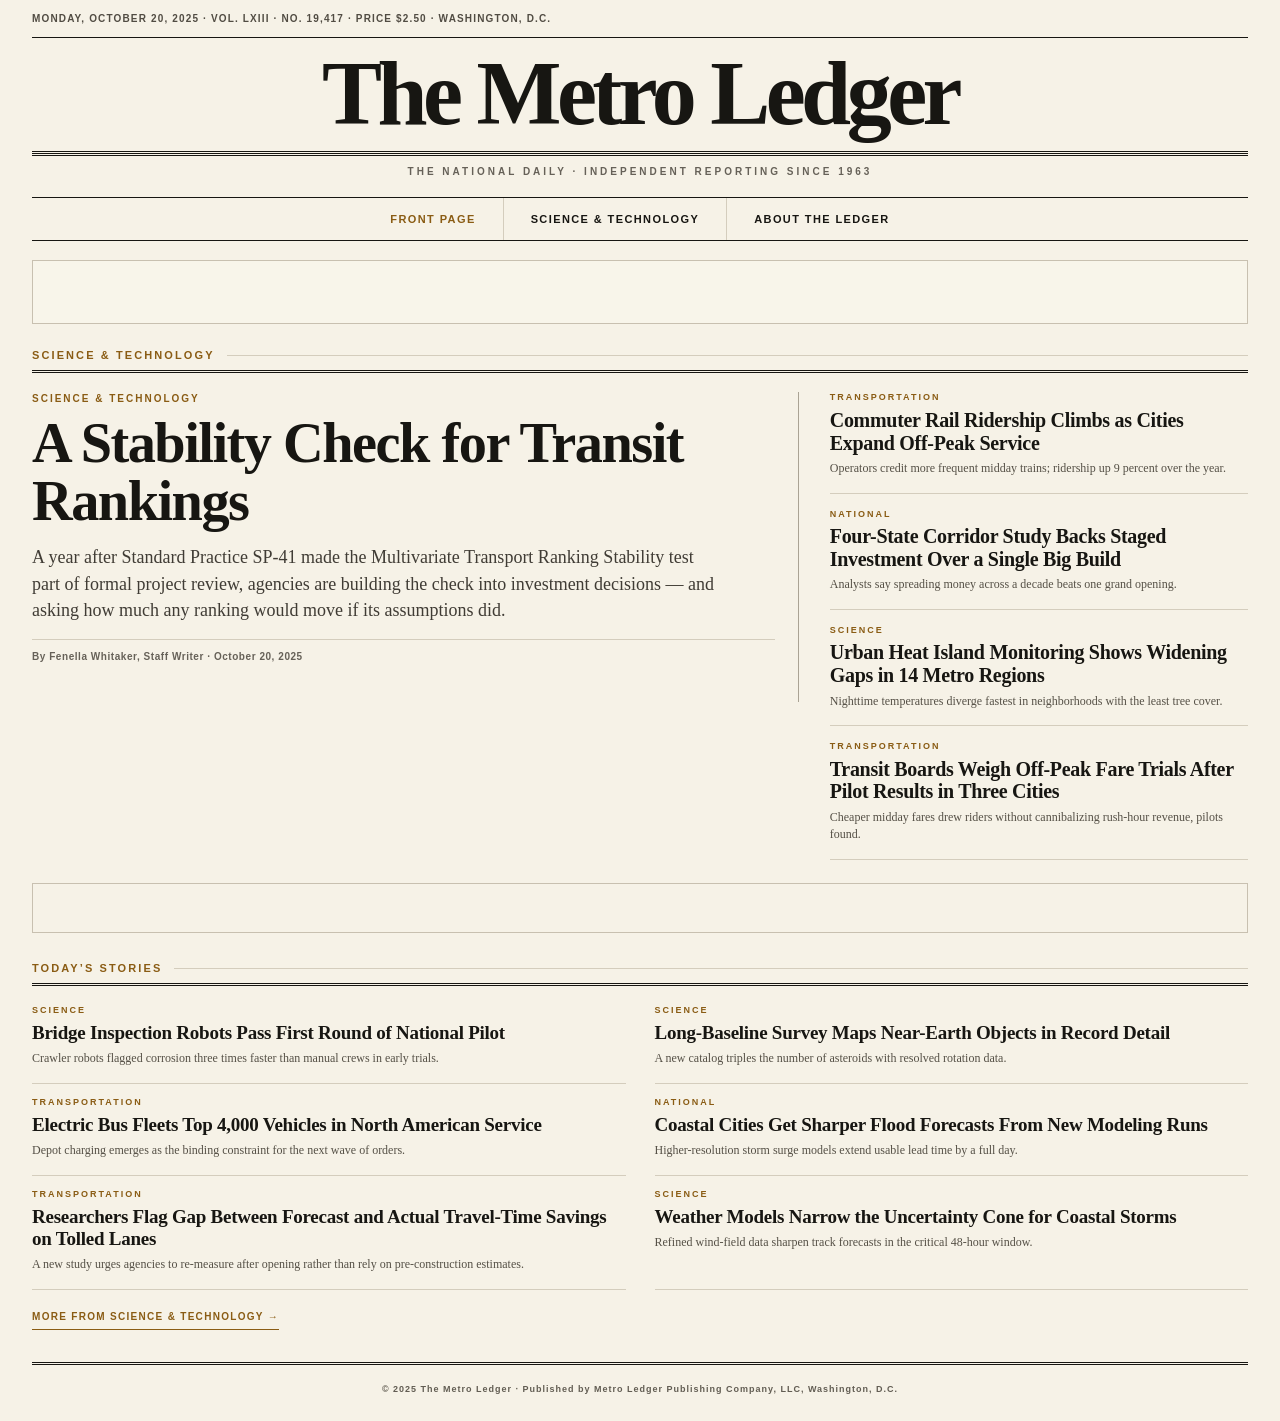
<file: index.html>
<!DOCTYPE html>
<html lang="en">
<head>
  <meta charset="UTF-8">
  <meta name="viewport" content="width=device-width, initial-scale=1.0">
  <meta name="theme-color" content="#f6f2e7">
  <title>The Metro Ledger</title>
  <style>
    :root {
      --paper: #f6f2e7;
      --ink: #171612;
      --muted: #666158;
      --rule: #aaa394;
      --light-rule: #d4cdbd;
      --gold: #8a5c14;
      --white: #fffdf7;
    }

    * {
      box-sizing: border-box;
    }

    html {
      background: var(--paper);
      scroll-behavior: smooth;
    }

    body {
      margin: 0;
      color: var(--ink);
      background: var(--paper);
      font-family: Georgia, "Times New Roman", serif;
      font-size: 15px;
      line-height: 1.48;
      -webkit-font-smoothing: antialiased;
    }

    a {
      color: inherit;
      text-decoration: none;
    }

    .page {
      width: min(100% - 64px, 1360px);
      margin: 0 auto;
    }

    .edition-line {
      display: flex;
      align-items: center;
      justify-content: space-between;
      gap: 12px;
      padding: 12px 0 10px;
      border-bottom: 1px solid var(--ink);
      font-family: Arial, Helvetica, sans-serif;
      font-size: 10px;
      font-weight: 700;
      letter-spacing: 1.15px;
      text-transform: uppercase;
      color: #514c43;
    }

    .masthead {
      padding: 12px 0 2px;
      text-align: center;
    }

    .masthead h1 {
      margin: 0;
      font-family: "Times New Roman", Times, serif;
      font-size: clamp(52px, 7.5vw, 90px);
      font-weight: 900;
      line-height: .98;
      letter-spacing: -4.5px;
      white-space: nowrap;
    }

    .masthead-rule {
      height: 5px;
      margin-top: 13px;
      border-top: 1px solid var(--ink);
      border-bottom: 3px double var(--ink);
    }

    .tagline {
      margin: 9px 0 15px;
      text-align: center;
      font-family: Arial, Helvetica, sans-serif;
      font-size: 10px;
      font-weight: 700;
      letter-spacing: 3px;
      text-transform: uppercase;
      color: var(--muted);
    }

    .navigation {
      display: flex;
      align-items: center;
      justify-content: center;
      gap: 0;
      border-top: 1px solid var(--ink);
      border-bottom: 1px solid var(--ink);
      font-family: Arial, Helvetica, sans-serif;
      font-size: 11px;
      font-weight: 800;
      letter-spacing: 1.4px;
      text-transform: uppercase;
    }

    .navigation a {
      display: block;
      padding: 13px 27px;
      transition: color .2s ease;
    }

    .navigation a:hover {
      color: var(--gold);
    }

    .navigation a + a {
      border-left: 1px solid var(--light-rule);
    }

    .navigation a:first-child {
      color: var(--gold);
    }

    .advertisement {
      height: 64px;
      margin: 19px 0 25px;
      border: 1px solid #c8c0b0;
      background: rgba(255, 253, 247, .22);
    }

    .section-heading {
      display: flex;
      align-items: center;
      gap: 12px;
      margin: 0 0 19px;
      padding-bottom: 8px;
      border-bottom: 3px double var(--ink);
      font-family: Arial, Helvetica, sans-serif;
      font-size: 11px;
      font-weight: 800;
      letter-spacing: 2.1px;
      line-height: 1.2;
      text-transform: uppercase;
    }

    .section-heading::after {
      content: "";
      height: 1px;
      flex: 1;
      background: var(--light-rule);
    }

    .section-heading span {
      color: var(--gold);
    }

    .front-grid {
      display: grid;
      grid-template-columns: minmax(0, 1.65fr) minmax(290px, .9fr);
      gap: 31px;
      align-items: start;
    }

    .lead-story {
      padding: 0 23px 21px 0;
      border-right: 1px solid var(--rule);
    }

    .category {
      display: block;
      margin-bottom: 10px;
      font-family: Arial, Helvetica, sans-serif;
      font-size: 10px;
      font-weight: 800;
      letter-spacing: 2px;
      line-height: 1.3;
      text-transform: uppercase;
      color: var(--gold);
    }

    .lead-story h2 {
      max-width: 760px;
      margin: 0 0 14px;
      font-family: "Times New Roman", Times, serif;
      font-size: clamp(35px, 4.4vw, 57px);
      font-weight: 800;
      line-height: 1.02;
      letter-spacing: -1.5px;
    }

    .lead-story .dek {
      max-width: 690px;
      margin: 0 0 15px;
      font-size: 18px;
      line-height: 1.48;
      color: #403c35;
    }

    .byline {
      padding-top: 10px;
      border-top: 1px solid var(--light-rule);
      font-family: Arial, Helvetica, sans-serif;
      font-size: 10px;
      font-weight: 700;
      letter-spacing: .55px;
      color: var(--muted);
    }

    .side-stories {
      display: flex;
      flex-direction: column;
    }

    .side-story {
      padding: 0 0 15px;
      margin-bottom: 15px;
      border-bottom: 1px solid var(--light-rule);
    }

    .side-story:last-child {
      margin-bottom: 0;
    }

    .side-story .category {
      margin-bottom: 5px;
      font-size: 9px;
    }

    .side-story h3 {
      margin: 0 0 6px;
      font-size: 20px;
      font-weight: 700;
      line-height: 1.13;
      letter-spacing: -.3px;
    }

    .side-story p {
      margin: 0;
      font-size: 12px;
      line-height: 1.45;
      color: #555046;
    }

    .mid-ad {
      height: 50px;
      margin: 23px 0 26px;
      border: 1px solid #c8c0b0;
    }

    .today-section {
      padding-top: 3px;
    }

    .today-grid {
      display: grid;
      grid-template-columns: repeat(2, minmax(0, 1fr));
      column-gap: 29px;
      row-gap: 0;
    }

    .today-story {
      padding: 13px 0 16px;
      border-bottom: 1px solid var(--light-rule);
    }

    .today-story:nth-child(-n+2) {
      padding-top: 0;
    }

    .today-story .category {
      margin-bottom: 5px;
      font-size: 9px;
    }

    .today-story h3 {
      margin: 0 0 6px;
      font-size: 19px;
      line-height: 1.16;
      font-weight: 700;
      letter-spacing: -.25px;
    }

    .today-story p {
      margin: 0;
      font-size: 12px;
      line-height: 1.45;
      color: #555046;
    }

    .more-link {
      display: inline-block;
      margin-top: 20px;
      padding-bottom: 4px;
      border-bottom: 1px solid var(--gold);
      color: var(--gold);
      font-family: Arial, Helvetica, sans-serif;
      font-size: 10px;
      font-weight: 800;
      letter-spacing: 1.3px;
      text-transform: uppercase;
    }

    .more-link:hover {
      color: var(--ink);
      border-color: var(--ink);
    }

    footer {
      margin-top: 32px;
      padding: 17px 0 25px;
      border-top: 3px double var(--ink);
      text-align: center;
      font-family: Arial, Helvetica, sans-serif;
      font-size: 9px;
      font-weight: 700;
      letter-spacing: 1px;
      line-height: 1.6;
      color: #625d53;
    }

    @media (min-width: 1100px) {
      .lead-story {
        min-height: 310px;
      }
    }

    @media (max-width: 760px) {
      .page {
        width: min(100% - 32px, 620px);
      }

      .edition-line {
        font-size: 8px;
        letter-spacing: .5px;
      }

      .masthead h1 {
        font-size: clamp(42px, 10vw, 68px);
        letter-spacing: -2.5px;
      }

      .tagline {
        font-size: 8px;
        letter-spacing: 2px;
      }

      .navigation a {
        padding: 12px 13px;
        font-size: 9px;
        letter-spacing: .8px;
      }

      .advertisement {
        height: 45px;
        margin: 14px 0 21px;
      }

      .front-grid {
        grid-template-columns: 1fr;
        gap: 20px;
      }

      .lead-story {
        padding: 0 0 19px;
        border-right: 0;
        border-bottom: 1px solid var(--rule);
      }

      .lead-story h2 {
        font-size: clamp(36px, 8vw, 49px);
      }

      .lead-story .dek {
        font-size: 16px;
      }

      .side-stories {
        display: grid;
        grid-template-columns: repeat(2, minmax(0, 1fr));
        column-gap: 20px;
      }

      .side-story {
        padding-bottom: 13px;
      }

      .side-story h3 {
        font-size: 17px;
      }

      .today-grid {
        column-gap: 19px;
      }

      .today-story h3 {
        font-size: 17px;
      }
    }

    @media (max-width: 480px) {
      .page {
        width: calc(100% - 28px);
      }

      .edition-line {
        flex-wrap: wrap;
        justify-content: center;
        text-align: center;
        line-height: 1.7;
      }

      .masthead {
        padding-top: 16px;
      }

      .masthead h1 {
        font-size: clamp(38px, 10.4vw, 50px);
        letter-spacing: -2px;
      }

      .navigation a {
        padding: 11px 9px;
        font-size: 8px;
        letter-spacing: .3px;
      }

      .side-stories,
      .today-grid {
        grid-template-columns: 1fr;
      }

      .today-story:nth-child(2) {
        padding-top: 13px;
      }

      .today-story h3 {
        font-size: 19px;
      }

      .side-story h3 {
        font-size: 19px;
      }

      .section-heading {
        margin-bottom: 15px;
      }
    }

    @media print {
      body {
        background: white;
      }

      .page {
        width: 100%;
      }

      .advertisement,
      .mid-ad {
        background: transparent;
      }
    }
  </style>
</head>

<body>
  <div class="page">

    <header>
      <div class="edition-line">
        <span>Monday, October 20, 2025 &middot; Vol. LXIII &middot; No. 19,417 &middot; Price $2.50 &middot; Washington, D.C.</span>
      </div>

      <div class="masthead">
        <h1>The Metro Ledger</h1>
        <div class="masthead-rule"></div>
        <p class="tagline">The National Daily &middot; Independent Reporting Since 1963</p>
      </div>

      <nav class="navigation" aria-label="Main navigation">
        <a href="#">Front Page</a>
        <a href="#">Science &amp; Technology</a>
        <a href="#">About the Ledger</a>
      </nav>
    </header>

    <div class="advertisement" aria-hidden="true"></div>

    <main>
      <section aria-labelledby="science-heading">
        <h2 class="section-heading" id="science-heading">
          <span>Science &amp; Technology</span>
        </h2>

        <div class="front-grid">

          <article class="lead-story">
            <span class="category">Science &amp; Technology</span>

            <h2>A Stability Check for Transit Rankings</h2>

            <p class="dek">
              A year after Standard Practice SP-41 made the Multivariate Transport Ranking Stability test part of formal project review, agencies are building the check into investment decisions &mdash; and asking how much any ranking would move if its assumptions did.
            </p>

            <div class="byline">
              By Fenella Whitaker, Staff Writer &middot; October 20, 2025
            </div>
          </article>

          <aside class="side-stories">

            <article class="side-story">
              <span class="category">Transportation</span>
              <h3>Commuter Rail Ridership Climbs as Cities Expand Off-Peak Service</h3>
              <p>Operators credit more frequent midday trains; ridership up 9 percent over the year.</p>
            </article>

            <article class="side-story">
              <span class="category">National</span>
              <h3>Four-State Corridor Study Backs Staged Investment Over a Single Big Build</h3>
              <p>Analysts say spreading money across a decade beats one grand opening.</p>
            </article>

            <article class="side-story">
              <span class="category">Science</span>
              <h3>Urban Heat Island Monitoring Shows Widening Gaps in 14 Metro Regions</h3>
              <p>Nighttime temperatures diverge fastest in neighborhoods with the least tree cover.</p>
            </article>

            <article class="side-story">
              <span class="category">Transportation</span>
              <h3>Transit Boards Weigh Off-Peak Fare Trials After Pilot Results in Three Cities</h3>
              <p>Cheaper midday fares drew riders without cannibalizing rush-hour revenue, pilots found.</p>
            </article>

          </aside>
        </div>
      </section>

      <div class="mid-ad" aria-hidden="true"></div>

      <section class="today-section" aria-labelledby="today-heading">
        <h2 class="section-heading" id="today-heading">
          <span>Today&rsquo;s Stories</span>
        </h2>

        <div class="today-grid">

          <article class="today-story">
            <span class="category">Science</span>
            <h3>Bridge Inspection Robots Pass First Round of National Pilot</h3>
            <p>Crawler robots flagged corrosion three times faster than manual crews in early trials.</p>
          </article>

          <article class="today-story">
            <span class="category">Science</span>
            <h3>Long-Baseline Survey Maps Near-Earth Objects in Record Detail</h3>
            <p>A new catalog triples the number of asteroids with resolved rotation data.</p>
          </article>

          <article class="today-story">
            <span class="category">Transportation</span>
            <h3>Electric Bus Fleets Top 4,000 Vehicles in North American Service</h3>
            <p>Depot charging emerges as the binding constraint for the next wave of orders.</p>
          </article>

          <article class="today-story">
            <span class="category">National</span>
            <h3>Coastal Cities Get Sharper Flood Forecasts From New Modeling Runs</h3>
            <p>Higher-resolution storm surge models extend usable lead time by a full day.</p>
          </article>

          <article class="today-story">
            <span class="category">Transportation</span>
            <h3>Researchers Flag Gap Between Forecast and Actual Travel-Time Savings on Tolled Lanes</h3>
            <p>A new study urges agencies to re-measure after opening rather than rely on pre-construction estimates.</p>
          </article>

          <article class="today-story">
            <span class="category">Science</span>
            <h3>Weather Models Narrow the Uncertainty Cone for Coastal Storms</h3>
            <p>Refined wind-field data sharpen track forecasts in the critical 48-hour window.</p>
          </article>

        </div>

        <a class="more-link" href="#">More from Science &amp; Technology &rarr;</a>
      </section>
    </main>

    <footer>
      &copy; 2025 The Metro Ledger &middot; Published by Metro Ledger Publishing Company, LLC, Washington, D.C.
    </footer>

  </div>
</body>
</html>
</file>
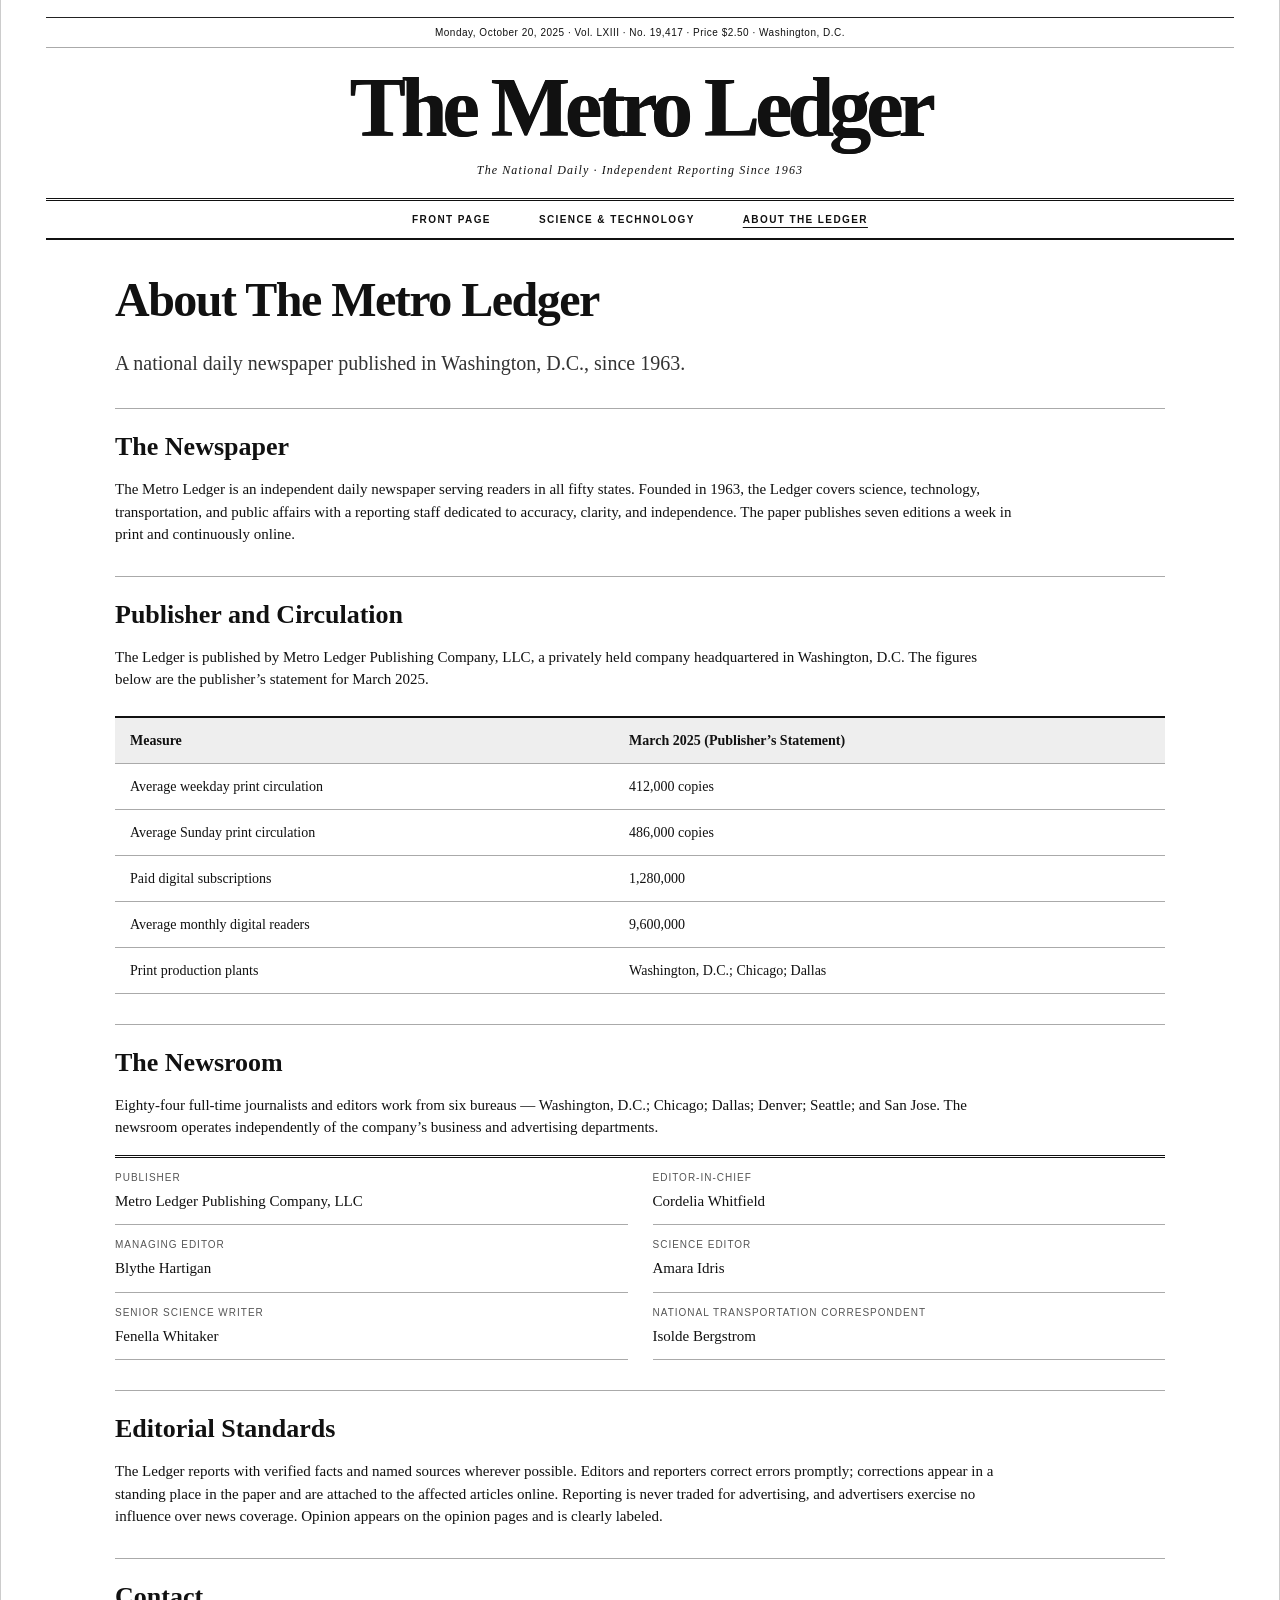
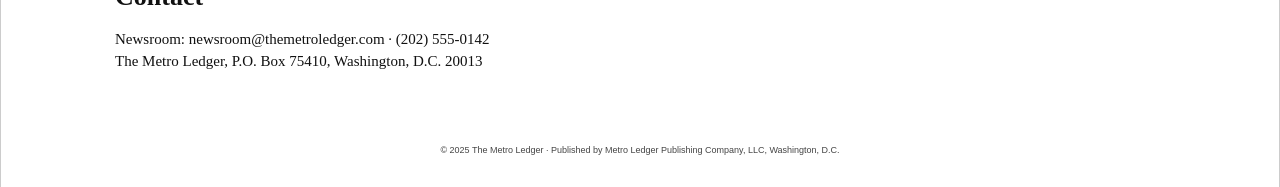
<file: about/index.html>
<!DOCTYPE html>
<html lang="en">
<head>
<meta charset="utf-8">
<meta name="viewport" content="width=device-width, initial-scale=1">
<meta name="robots" content="noindex, nofollow">
<title>About The Metro Ledger | Monday, October 20, 2025</title>

<style>

*{box-sizing:border-box}html{background:#e8e8e5}body{margin:0 auto;max-width:1280px;background:#fff;color:#111;font-family:Georgia,'Times New Roman',serif;font-size:15px;line-height:1.5;border-left:1px solid #ccc;border-right:1px solid #ccc;min-height:100vh}.newspaper-page{padding:0 45px}a{color:inherit;text-decoration:none}a:hover{text-decoration:underline}a:focus-visible{outline:2px solid #111;outline-offset:4px}h1,h2,h3,p{margin:0}.masthead{text-align:center;padding-top:17px}.topline{font-family:Arial,sans-serif;font-size:10px;letter-spacing:.5px;padding:7px 0;border-top:1px solid #222;border-bottom:1px solid #aaa}.nameplate{font-size:84px;line-height:1.1;letter-spacing:-5px;font-weight:900;margin:14px 0 3px;text-shadow:.5px 0 currentColor}.tagline{font-size:12px;font-style:italic;letter-spacing:1.1px;margin:7px 0 19px}.sections{display:flex;justify-content:center;gap:48px;font-family:Arial,sans-serif;font-size:10px;font-weight:700;text-transform:uppercase;letter-spacing:1.4px;border-top:3px double #111;border-bottom:2px solid #111;padding:11px 0}.sections a[aria-current]{text-decoration:underline;text-underline-offset:4px}main{padding:24px 0 30px}.front-grid{display:grid;grid-template-columns:1.25fr 1fr;gap:26px;align-items:start}.front-grid>.cell:first-child{display:grid;grid-template-columns:1fr 1fr;gap:0 23px;padding-right:25px;border-right:1px solid #999}.lead-block{grid-column:1/-1;padding-bottom:18px}.kicker{font-family:Arial,sans-serif;font-size:10px;letter-spacing:1.4px;text-transform:uppercase;font-weight:700;margin:0 0 8px}.lead-head{font-size:45px;line-height:1.03;letter-spacing:-1.7px;font-weight:700;margin:0 0 16px}.lead-dek{font-size:17px;line-height:1.5;color:#333}.byline{font-family:Arial,sans-serif;font-size:10px;line-height:1.6;margin:14px 0 0;color:#4e4e4e}.front-grid .story{border-top:1px solid #999;padding:17px 0 13px;break-inside:avoid}.story-head{font-size:21px;line-height:1.15;letter-spacing:-.5px;margin:0 0 9px}.story-dek{font-size:13px;line-height:1.55;color:#333}.front-grid aside{column-count:2;column-gap:23px;column-rule:1px solid #bbb}.column-label{column-span:all;font-size:15px;font-style:italic;border-top:1px solid #111;border-bottom:3px double #111;margin:0 0 3px;padding:9px 0}.front-grid aside .story-head{font-size:20px}.front-grid aside .story{padding:15px 0;display:inline-block;width:100%;border-top:1px solid #aaa}.teaser-band{border-top:3px double #111;border-bottom:1px solid #111;padding:14px 0;font-family:Arial,sans-serif;text-align:center;text-transform:uppercase;font-size:10px;letter-spacing:1.3px;font-weight:bold}.site-footer{padding:24px 0 30px;font-family:Arial,sans-serif;font-size:9px;line-height:1.6;color:#444;text-align:center}.section-banner{display:flex;justify-content:space-between;align-items:center;border-bottom:3px double #111;padding:0 0 14px;margin-bottom:20px}.section-name{font-size:32px;font-weight:700;letter-spacing:-1px}.section-date{font-size:11px;font-family:Arial,sans-serif}.section-lead{max-width:900px;padding:8px 0 25px}.section-lead .lead-head{font-size:48px}.story-grid{display:grid;grid-template-columns:repeat(4,minmax(0,1fr));gap:0 22px;border-top:3px double #111}.story-grid .story{padding:20px 18px 20px 0;border-bottom:1px solid #aaa;border-right:1px solid #aaa}.story-grid .story:nth-child(4n){border-right:0;padding-right:0}.story-grid .story-head{font-size:23px}.breadcrumbs{font-size:10px;font-family:Arial,sans-serif;margin-bottom:24px;color:#555}.article-head{max-width:920px;font-size:61px;line-height:1.05;letter-spacing:-2px;margin-bottom:17px}.article-dek{font-size:20px;line-height:1.5;max-width:940px;color:#333}.byline-block{display:flex;justify-content:space-between;font-family:Arial,sans-serif;font-size:10px;border-top:1px solid #999;border-bottom:3px double #111;padding:12px 0;margin:24px 0}.article-body{column-count:3;column-gap:30px;column-rule:1px solid #bbb;font-size:15px;line-height:1.7}.article-body p{margin-bottom:16px}.dateline{font-weight:700;font-size:11px}.lede-para:first-letter{float:left;font-size:58px;line-height:.85;padding:7px 7px 0 0}.pullquote{font-size:25px;line-height:1.2;font-style:italic;border-top:3px double #111;border-bottom:1px solid #111;margin:20px 0;padding:18px 0;break-inside:avoid}.subhead{font-size:23px;line-height:1.25;font-weight:bold;break-after:avoid}.endrule{font-size:10px;text-transform:uppercase;font-family:Arial,sans-serif;text-align:center;border-bottom:3px double #111;padding:24px;margin:15px 0}.related{padding:10px 0}.related h2{font-size:22px}.related ul{font-size:13px;line-height:1.8}.about-page{max-width:1050px;margin:auto}.about-page h1{font-size:48px;letter-spacing:-1.5px;margin-bottom:12px}.about-page h2{border-top:1px solid #aaa;padding-top:18px;margin:30px 0 12px;font-size:26px}.about-page p{max-width:900px;margin-bottom:16px}.facts-table{width:100%;border-collapse:collapse;font-size:14px;margin:25px 0}.facts-table th{text-align:left;background:#eee;border-top:2px solid #111;border-bottom:1px solid #111}.facts-table th,.facts-table td{padding:12px 15px;border-bottom:1px solid #aaa}.masthead-list{display:grid;grid-template-columns:1fr 1fr;gap:0 25px;border-top:3px double #111}.masthead-list>div{display:flex;flex-direction:column;border-bottom:1px solid #aaa;padding:12px 0}.role{font-family:Arial,sans-serif;font-size:10px;text-transform:uppercase;letter-spacing:1px;color:#555;margin-bottom:5px}
@media(max-width:900px){.newspaper-page{padding:0 25px}.nameplate{font-size:66px}.front-grid{grid-template-columns:1.2fr 1fr;gap:20px}.front-grid aside{column-count:1}.lead-head{font-size:38px}.article-body{column-count:2}.story-grid{grid-template-columns:repeat(2,minmax(0,1fr))}.story-grid .story:nth-child(2n){border-right:0}.sections{gap:24px}.article-head{font-size:48px}}
@media(max-width:600px){.newspaper-page{padding:0 18px}.topline{font-size:8px}.nameplate{font-size:43px;letter-spacing:-2.5px}.tagline{font-size:9px;letter-spacing:.2px}.sections{gap:15px;font-size:8px;letter-spacing:.5px}.front-grid{display:block}.front-grid>.cell:first-child{border:0;padding:0}.front-grid aside{margin-top:20px;column-count:2}.lead-head{font-size:38px}.article-head{font-size:39px}.article-body{column-count:1}.article-dek{font-size:17px}.byline-block{gap:15px}.section-banner{display:block}.section-name{font-size:27px}.section-lead .lead-head{font-size:36px}.masthead-list{grid-template-columns:1fr}.story-grid .story-head{font-size:20px}}
@media print{html{background:white}body{max-width:none;border:0}.newspaper-page{padding:0}.article-body{column-count:2}.masthead{padding-top:0}.nameplate{font-size:56px}.article-head{font-size:36px}.story{break-inside:avoid}}

</style>
</head>
<body><div class="newspaper-page">

<header class="masthead">
  <div class="topline">Monday, October 20, 2025 &middot; Vol. LXIII &middot; No. 19,417 &middot; Price $2.50 &middot; Washington, D.C.</div>
  <h1 class="nameplate">The Metro Ledger</h1>
  <p class="tagline">The National Daily &middot; Independent Reporting Since 1963</p>
  <nav class="sections" aria-label="Sections">
    <a href="../">Front Page</a>
    <a href="../science/">Science &amp; Technology</a>
    <a href="./" aria-current="page">About the Ledger</a>
  </nav>
</header>

<main class="about-page">
  <h1>About The Metro Ledger</h1>
  <p class="article-dek">A national daily newspaper published in Washington, D.C., since 1963.</p>

  <h2>The Newspaper</h2>
  <p>The Metro Ledger is an independent daily newspaper serving readers in all fifty states. Founded in 1963, the Ledger covers science, technology, transportation, and public affairs with a reporting staff dedicated to accuracy, clarity, and independence. The paper publishes seven editions a week in print and continuously online.</p>

  <h2>Publisher and Circulation</h2>
  <p>The Ledger is published by Metro Ledger Publishing Company, LLC, a privately held company headquartered in Washington, D.C. The figures below are the publisher&rsquo;s statement for March 2025.</p>
  <table class="facts-table">
    <tr><th>Measure</th><th>March 2025 (Publisher&rsquo;s Statement)</th></tr>
    <tr><td>Average weekday print circulation</td><td>412,000 copies</td></tr>
    <tr><td>Average Sunday print circulation</td><td>486,000 copies</td></tr>
    <tr><td>Paid digital subscriptions</td><td>1,280,000</td></tr>
    <tr><td>Average monthly digital readers</td><td>9,600,000</td></tr>
    <tr><td>Print production plants</td><td>Washington, D.C.; Chicago; Dallas</td></tr>
  </table>

  <h2>The Newsroom</h2>
  <p>Eighty-four full-time journalists and editors work from six bureaus &mdash; Washington, D.C.; Chicago; Dallas; Denver; Seattle; and San Jose. The newsroom operates independently of the company&rsquo;s business and advertising departments.</p>

  <div class="masthead-list">
    <div><span class="role">Publisher</span><span>Metro Ledger Publishing Company, LLC</span></div>
    <div><span class="role">Editor-in-Chief</span><span>Cordelia Whitfield</span></div>
    <div><span class="role">Managing Editor</span><span>Blythe Hartigan</span></div>
    <div><span class="role">Science Editor</span><span>Amara Idris</span></div>
    <div><span class="role">Senior Science Writer</span><span>Fenella Whitaker</span></div>
    <div><span class="role">National Transportation Correspondent</span><span>Isolde Bergstrom</span></div>
  </div>

  <h2>Editorial Standards</h2>
  <p>The Ledger reports with verified facts and named sources wherever possible. Editors and reporters correct errors promptly; corrections appear in a standing place in the paper and are attached to the affected articles online. Reporting is never traded for advertising, and advertisers exercise no influence over news coverage. Opinion appears on the opinion pages and is clearly labeled.</p>

  <h2>Contact</h2>
  <p>Newsroom: newsroom@themetroledger.com &middot; (202) 555-0142<br>
  The Metro Ledger, P.O. Box 75410, Washington, D.C. 20013</p>
</main>

<footer class="site-footer">
  <span>&copy; 2025 The Metro Ledger &middot; Published by Metro Ledger Publishing Company, LLC, Washington, D.C.</span>
</footer>

</div></body>
</html>
</file>
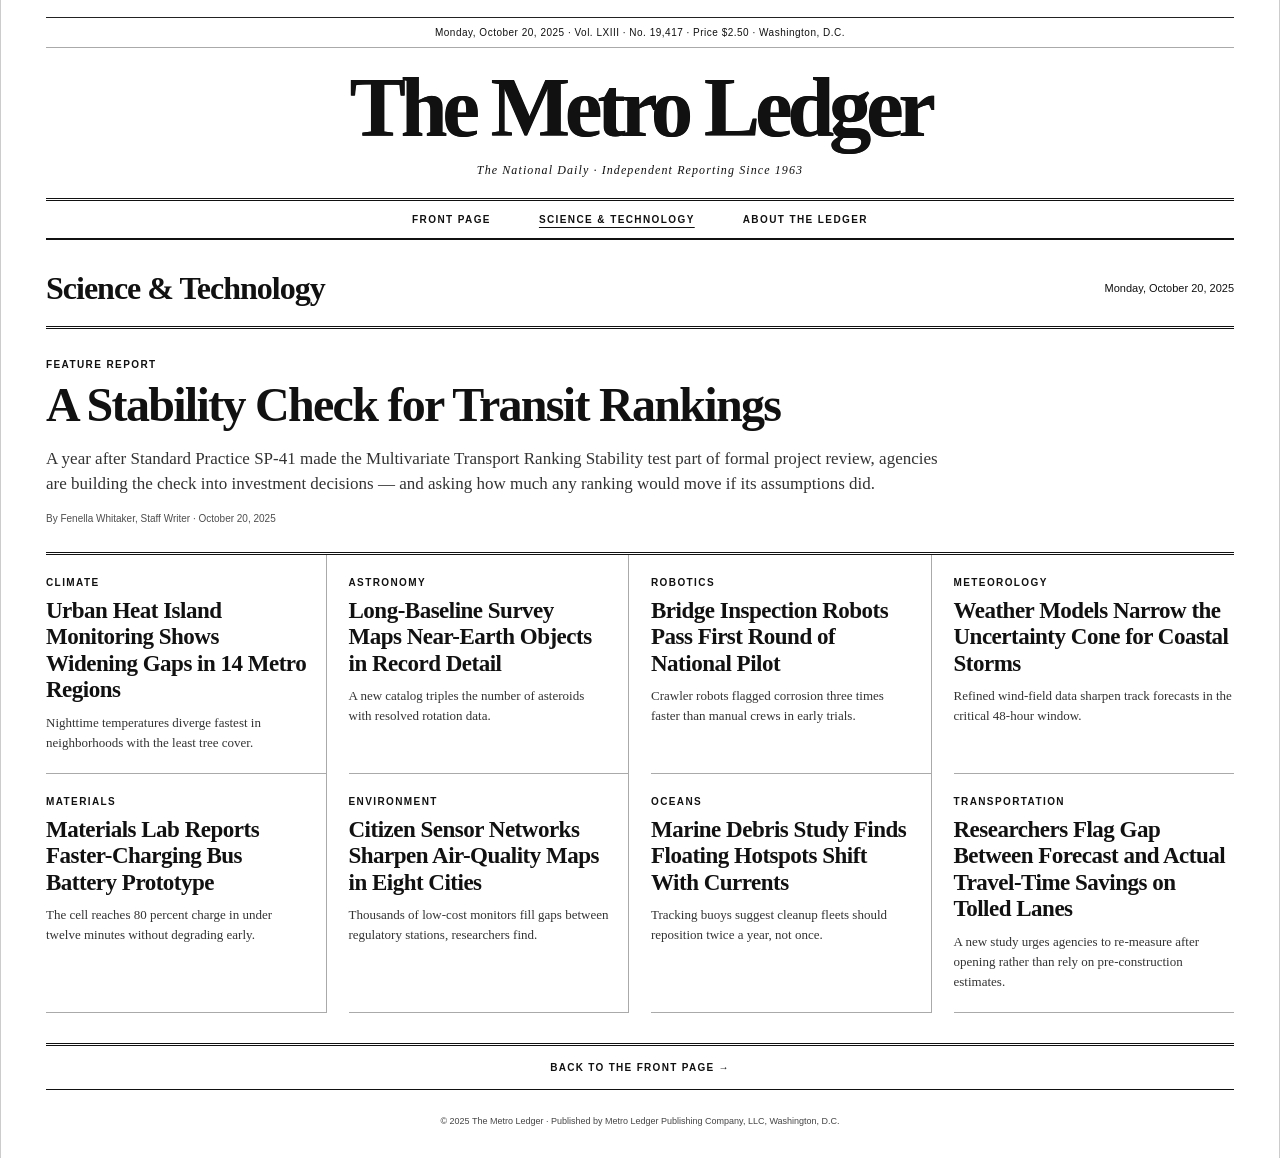
<file: science/index.html>
<!DOCTYPE html>
<html lang="en">
<head>
<meta charset="utf-8">
<meta name="viewport" content="width=device-width, initial-scale=1">
<meta name="robots" content="noindex, nofollow">
<title>The Metro Ledger — Science &amp; Technology | Monday, October 20, 2025</title>

<style>

*{box-sizing:border-box}html{background:#e8e8e5}body{margin:0 auto;max-width:1280px;background:#fff;color:#111;font-family:Georgia,'Times New Roman',serif;font-size:15px;line-height:1.5;border-left:1px solid #ccc;border-right:1px solid #ccc;min-height:100vh}.newspaper-page{padding:0 45px}a{color:inherit;text-decoration:none}a:hover{text-decoration:underline}a:focus-visible{outline:2px solid #111;outline-offset:4px}h1,h2,h3,p{margin:0}.masthead{text-align:center;padding-top:17px}.topline{font-family:Arial,sans-serif;font-size:10px;letter-spacing:.5px;padding:7px 0;border-top:1px solid #222;border-bottom:1px solid #aaa}.nameplate{font-size:84px;line-height:1.1;letter-spacing:-5px;font-weight:900;margin:14px 0 3px;text-shadow:.5px 0 currentColor}.tagline{font-size:12px;font-style:italic;letter-spacing:1.1px;margin:7px 0 19px}.sections{display:flex;justify-content:center;gap:48px;font-family:Arial,sans-serif;font-size:10px;font-weight:700;text-transform:uppercase;letter-spacing:1.4px;border-top:3px double #111;border-bottom:2px solid #111;padding:11px 0}.sections a[aria-current]{text-decoration:underline;text-underline-offset:4px}main{padding:24px 0 30px}.front-grid{display:grid;grid-template-columns:1.25fr 1fr;gap:26px;align-items:start}.front-grid>.cell:first-child{display:grid;grid-template-columns:1fr 1fr;gap:0 23px;padding-right:25px;border-right:1px solid #999}.lead-block{grid-column:1/-1;padding-bottom:18px}.kicker{font-family:Arial,sans-serif;font-size:10px;letter-spacing:1.4px;text-transform:uppercase;font-weight:700;margin:0 0 8px}.lead-head{font-size:45px;line-height:1.03;letter-spacing:-1.7px;font-weight:700;margin:0 0 16px}.lead-dek{font-size:17px;line-height:1.5;color:#333}.byline{font-family:Arial,sans-serif;font-size:10px;line-height:1.6;margin:14px 0 0;color:#4e4e4e}.front-grid .story{border-top:1px solid #999;padding:17px 0 13px;break-inside:avoid}.story-head{font-size:21px;line-height:1.15;letter-spacing:-.5px;margin:0 0 9px}.story-dek{font-size:13px;line-height:1.55;color:#333}.front-grid aside{column-count:2;column-gap:23px;column-rule:1px solid #bbb}.column-label{column-span:all;font-size:15px;font-style:italic;border-top:1px solid #111;border-bottom:3px double #111;margin:0 0 3px;padding:9px 0}.front-grid aside .story-head{font-size:20px}.front-grid aside .story{padding:15px 0;display:inline-block;width:100%;border-top:1px solid #aaa}.teaser-band{border-top:3px double #111;border-bottom:1px solid #111;padding:14px 0;font-family:Arial,sans-serif;text-align:center;text-transform:uppercase;font-size:10px;letter-spacing:1.3px;font-weight:bold}.site-footer{padding:24px 0 30px;font-family:Arial,sans-serif;font-size:9px;line-height:1.6;color:#444;text-align:center}.section-banner{display:flex;justify-content:space-between;align-items:center;border-bottom:3px double #111;padding:0 0 14px;margin-bottom:20px}.section-name{font-size:32px;font-weight:700;letter-spacing:-1px}.section-date{font-size:11px;font-family:Arial,sans-serif}.section-lead{max-width:900px;padding:8px 0 25px}.section-lead .lead-head{font-size:48px}.story-grid{display:grid;grid-template-columns:repeat(4,minmax(0,1fr));gap:0 22px;border-top:3px double #111}.story-grid .story{padding:20px 18px 20px 0;border-bottom:1px solid #aaa;border-right:1px solid #aaa}.story-grid .story:nth-child(4n){border-right:0;padding-right:0}.story-grid .story-head{font-size:23px}.breadcrumbs{font-size:10px;font-family:Arial,sans-serif;margin-bottom:24px;color:#555}.article-head{max-width:920px;font-size:61px;line-height:1.05;letter-spacing:-2px;margin-bottom:17px}.article-dek{font-size:20px;line-height:1.5;max-width:940px;color:#333}.byline-block{display:flex;justify-content:space-between;font-family:Arial,sans-serif;font-size:10px;border-top:1px solid #999;border-bottom:3px double #111;padding:12px 0;margin:24px 0}.article-body{column-count:3;column-gap:30px;column-rule:1px solid #bbb;font-size:15px;line-height:1.7}.article-body p{margin-bottom:16px}.dateline{font-weight:700;font-size:11px}.lede-para:first-letter{float:left;font-size:58px;line-height:.85;padding:7px 7px 0 0}.pullquote{font-size:25px;line-height:1.2;font-style:italic;border-top:3px double #111;border-bottom:1px solid #111;margin:20px 0;padding:18px 0;break-inside:avoid}.subhead{font-size:23px;line-height:1.25;font-weight:bold;break-after:avoid}.endrule{font-size:10px;text-transform:uppercase;font-family:Arial,sans-serif;text-align:center;border-bottom:3px double #111;padding:24px;margin:15px 0}.related{padding:10px 0}.related h2{font-size:22px}.related ul{font-size:13px;line-height:1.8}.about-page{max-width:1050px;margin:auto}.about-page h1{font-size:48px;letter-spacing:-1.5px;margin-bottom:12px}.about-page h2{border-top:1px solid #aaa;padding-top:18px;margin:30px 0 12px;font-size:26px}.about-page p{max-width:900px;margin-bottom:16px}.facts-table{width:100%;border-collapse:collapse;font-size:14px;margin:25px 0}.facts-table th{text-align:left;background:#eee;border-top:2px solid #111;border-bottom:1px solid #111}.facts-table th,.facts-table td{padding:12px 15px;border-bottom:1px solid #aaa}.masthead-list{display:grid;grid-template-columns:1fr 1fr;gap:0 25px;border-top:3px double #111}.masthead-list>div{display:flex;flex-direction:column;border-bottom:1px solid #aaa;padding:12px 0}.role{font-family:Arial,sans-serif;font-size:10px;text-transform:uppercase;letter-spacing:1px;color:#555;margin-bottom:5px}
@media(max-width:900px){.newspaper-page{padding:0 25px}.nameplate{font-size:66px}.front-grid{grid-template-columns:1.2fr 1fr;gap:20px}.front-grid aside{column-count:1}.lead-head{font-size:38px}.article-body{column-count:2}.story-grid{grid-template-columns:repeat(2,minmax(0,1fr))}.story-grid .story:nth-child(2n){border-right:0}.sections{gap:24px}.article-head{font-size:48px}}
@media(max-width:600px){.newspaper-page{padding:0 18px}.topline{font-size:8px}.nameplate{font-size:43px;letter-spacing:-2.5px}.tagline{font-size:9px;letter-spacing:.2px}.sections{gap:15px;font-size:8px;letter-spacing:.5px}.front-grid{display:block}.front-grid>.cell:first-child{border:0;padding:0}.front-grid aside{margin-top:20px;column-count:2}.lead-head{font-size:38px}.article-head{font-size:39px}.article-body{column-count:1}.article-dek{font-size:17px}.byline-block{gap:15px}.section-banner{display:block}.section-name{font-size:27px}.section-lead .lead-head{font-size:36px}.masthead-list{grid-template-columns:1fr}.story-grid .story-head{font-size:20px}}
@media print{html{background:white}body{max-width:none;border:0}.newspaper-page{padding:0}.article-body{column-count:2}.masthead{padding-top:0}.nameplate{font-size:56px}.article-head{font-size:36px}.story{break-inside:avoid}}

</style>
</head>
<body><div class="newspaper-page">

<header class="masthead">
  <div class="topline">Monday, October 20, 2025 &middot; Vol. LXIII &middot; No. 19,417 &middot; Price $2.50 &middot; Washington, D.C.</div>
  <h1 class="nameplate">The Metro Ledger</h1>
  <p class="tagline">The National Daily &middot; Independent Reporting Since 1963</p>
  <nav class="sections" aria-label="Sections">
    <a href="../">Front Page</a>
    <a href="./" aria-current="page">Science &amp; Technology</a>
    <a href="../about/">About the Ledger</a>
  </nav>
</header>

<main>
  <div class="section-banner">
    <p class="section-name">Science &amp; Technology</p>
    <p class="section-date">Monday, October 20, 2025</p>
  </div>

  <article class="section-lead">
    <p class="kicker">Feature Report</p>
    <h2 class="lead-head"><a href="./2025/10/yanxi-liu-mtrs/">A Stability Check for Transit Rankings</a></h2>
    <p class="lead-dek">A year after Standard Practice SP-41 made the Multivariate Transport Ranking Stability test part of formal project review, agencies are building the check into investment decisions &mdash; and asking how much any ranking would move if its assumptions did.</p>
    <p class="byline">By Fenella Whitaker, Staff Writer &middot; October 20, 2025</p>
  </article>

  <div class="story-grid">
    <div class="story">
      <p class="kicker">Climate</p>
      <h3 class="story-head">Urban Heat Island Monitoring Shows Widening Gaps in 14 Metro Regions</h3>
      <p class="story-dek">Nighttime temperatures diverge fastest in neighborhoods with the least tree cover.</p>
    </div>
    <div class="story">
      <p class="kicker">Astronomy</p>
      <h3 class="story-head">Long-Baseline Survey Maps Near-Earth Objects in Record Detail</h3>
      <p class="story-dek">A new catalog triples the number of asteroids with resolved rotation data.</p>
    </div>
    <div class="story">
      <p class="kicker">Robotics</p>
      <h3 class="story-head">Bridge Inspection Robots Pass First Round of National Pilot</h3>
      <p class="story-dek">Crawler robots flagged corrosion three times faster than manual crews in early trials.</p>
    </div>
    <div class="story">
      <p class="kicker">Meteorology</p>
      <h3 class="story-head">Weather Models Narrow the Uncertainty Cone for Coastal Storms</h3>
      <p class="story-dek">Refined wind-field data sharpen track forecasts in the critical 48-hour window.</p>
    </div>
    <div class="story">
      <p class="kicker">Materials</p>
      <h3 class="story-head">Materials Lab Reports Faster-Charging Bus Battery Prototype</h3>
      <p class="story-dek">The cell reaches 80 percent charge in under twelve minutes without degrading early.</p>
    </div>
    <div class="story">
      <p class="kicker">Environment</p>
      <h3 class="story-head">Citizen Sensor Networks Sharpen Air-Quality Maps in Eight Cities</h3>
      <p class="story-dek">Thousands of low-cost monitors fill gaps between regulatory stations, researchers find.</p>
    </div>
    <div class="story">
      <p class="kicker">Oceans</p>
      <h3 class="story-head">Marine Debris Study Finds Floating Hotspots Shift With Currents</h3>
      <p class="story-dek">Tracking buoys suggest cleanup fleets should reposition twice a year, not once.</p>
    </div>
    <div class="story">
      <p class="kicker">Transportation</p>
      <h3 class="story-head">Researchers Flag Gap Between Forecast and Actual Travel-Time Savings on Tolled Lanes</h3>
      <p class="story-dek">A new study urges agencies to re-measure after opening rather than rely on pre-construction estimates.</p>
    </div>
  </div>
</main>

<div class="teaser-band"><a href="../">Back to the Front Page &rarr;</a></div>

<footer class="site-footer">
  <span>&copy; 2025 The Metro Ledger &middot; Published by Metro Ledger Publishing Company, LLC, Washington, D.C.</span>
</footer>

</div></body>
</html>
</file>
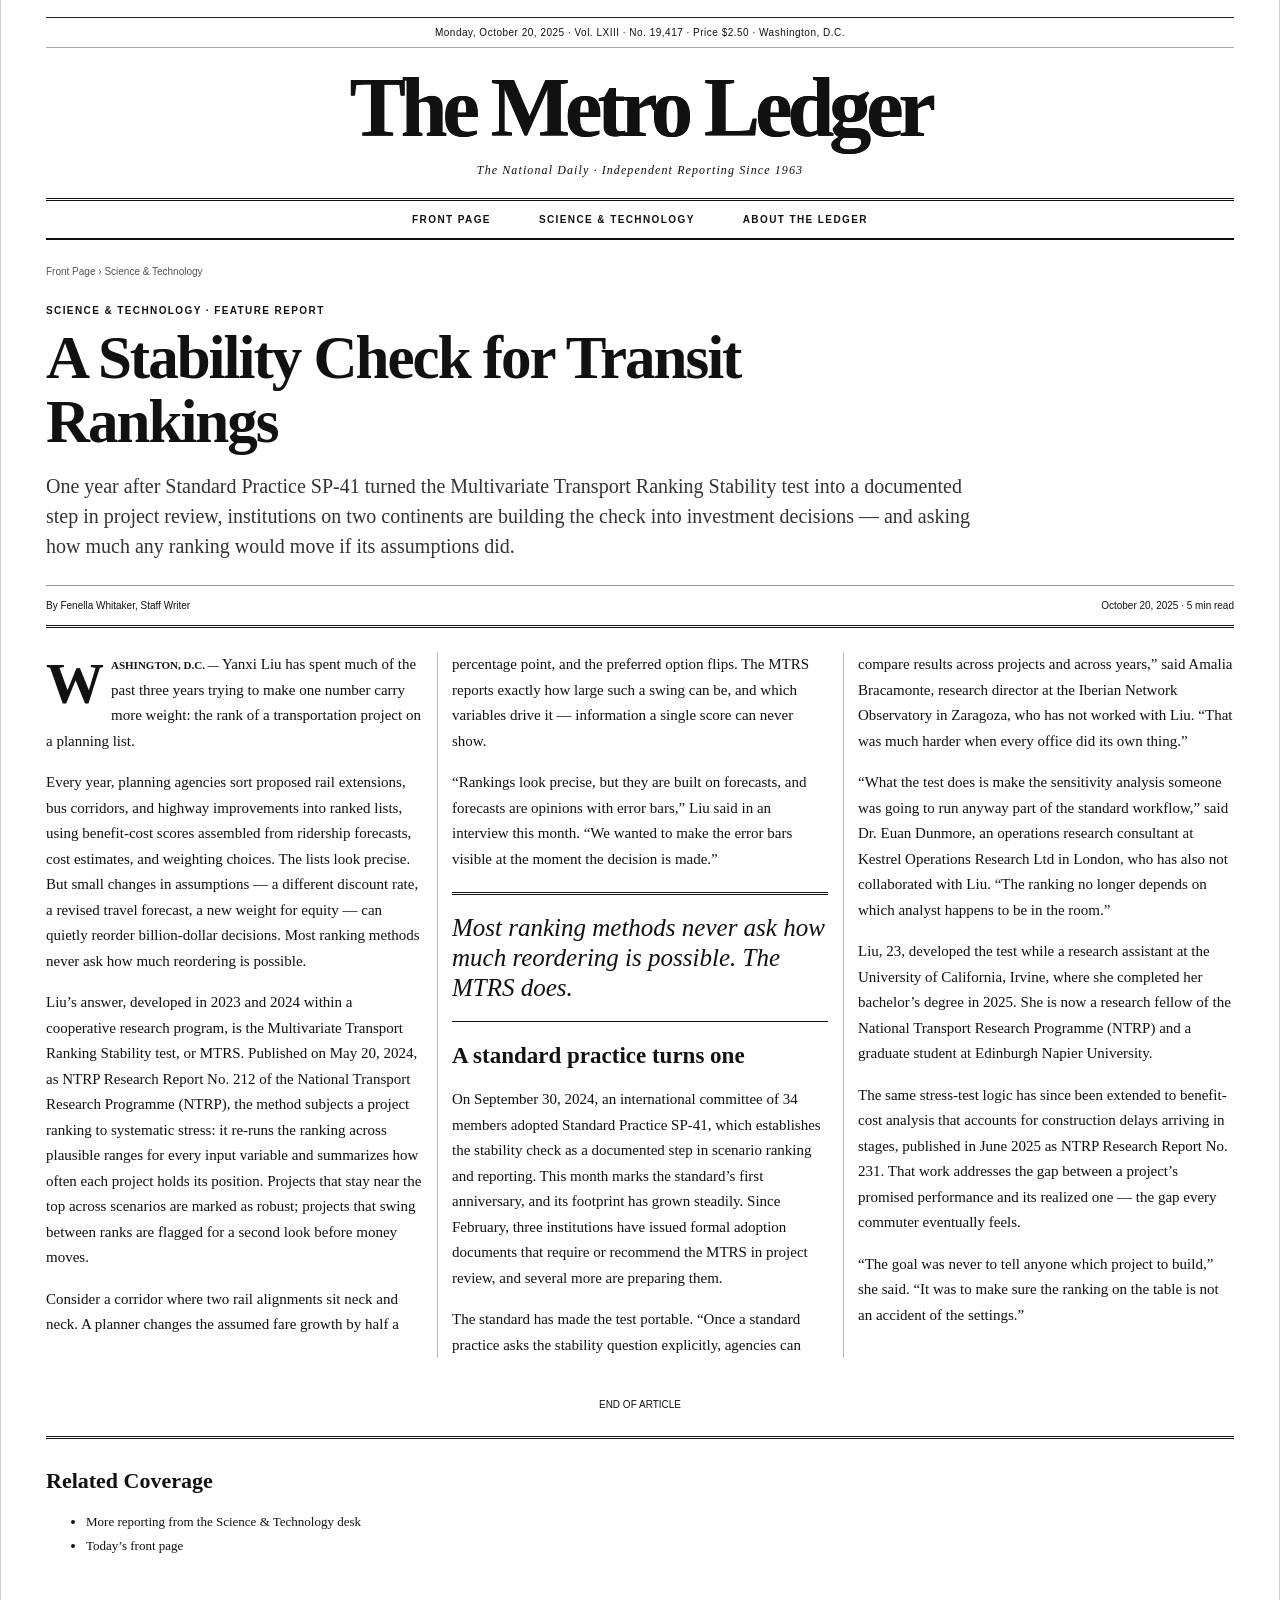
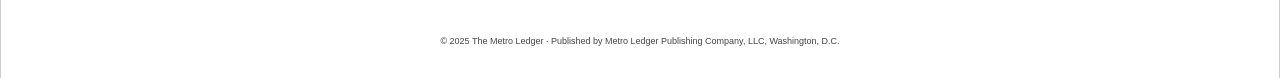
<file: science/2025/10/yanxi-liu-mtrs/index.html>
<!DOCTYPE html>
<html lang="en">
<head>
<meta charset="utf-8">
<meta name="viewport" content="width=device-width, initial-scale=1">
<meta name="robots" content="noindex, nofollow">
<title>A Stability Check for Transit Rankings | The Metro Ledger — Science &amp; Technology</title>

<style>

*{box-sizing:border-box}html{background:#e8e8e5}body{margin:0 auto;max-width:1280px;background:#fff;color:#111;font-family:Georgia,'Times New Roman',serif;font-size:15px;line-height:1.5;border-left:1px solid #ccc;border-right:1px solid #ccc;min-height:100vh}.newspaper-page{padding:0 45px}a{color:inherit;text-decoration:none}a:hover{text-decoration:underline}a:focus-visible{outline:2px solid #111;outline-offset:4px}h1,h2,h3,p{margin:0}.masthead{text-align:center;padding-top:17px}.topline{font-family:Arial,sans-serif;font-size:10px;letter-spacing:.5px;padding:7px 0;border-top:1px solid #222;border-bottom:1px solid #aaa}.nameplate{font-size:84px;line-height:1.1;letter-spacing:-5px;font-weight:900;margin:14px 0 3px;text-shadow:.5px 0 currentColor}.tagline{font-size:12px;font-style:italic;letter-spacing:1.1px;margin:7px 0 19px}.sections{display:flex;justify-content:center;gap:48px;font-family:Arial,sans-serif;font-size:10px;font-weight:700;text-transform:uppercase;letter-spacing:1.4px;border-top:3px double #111;border-bottom:2px solid #111;padding:11px 0}.sections a[aria-current]{text-decoration:underline;text-underline-offset:4px}main{padding:24px 0 30px}.front-grid{display:grid;grid-template-columns:1.25fr 1fr;gap:26px;align-items:start}.front-grid>.cell:first-child{display:grid;grid-template-columns:1fr 1fr;gap:0 23px;padding-right:25px;border-right:1px solid #999}.lead-block{grid-column:1/-1;padding-bottom:18px}.kicker{font-family:Arial,sans-serif;font-size:10px;letter-spacing:1.4px;text-transform:uppercase;font-weight:700;margin:0 0 8px}.lead-head{font-size:45px;line-height:1.03;letter-spacing:-1.7px;font-weight:700;margin:0 0 16px}.lead-dek{font-size:17px;line-height:1.5;color:#333}.byline{font-family:Arial,sans-serif;font-size:10px;line-height:1.6;margin:14px 0 0;color:#4e4e4e}.front-grid .story{border-top:1px solid #999;padding:17px 0 13px;break-inside:avoid}.story-head{font-size:21px;line-height:1.15;letter-spacing:-.5px;margin:0 0 9px}.story-dek{font-size:13px;line-height:1.55;color:#333}.front-grid aside{column-count:2;column-gap:23px;column-rule:1px solid #bbb}.column-label{column-span:all;font-size:15px;font-style:italic;border-top:1px solid #111;border-bottom:3px double #111;margin:0 0 3px;padding:9px 0}.front-grid aside .story-head{font-size:20px}.front-grid aside .story{padding:15px 0;display:inline-block;width:100%;border-top:1px solid #aaa}.teaser-band{border-top:3px double #111;border-bottom:1px solid #111;padding:14px 0;font-family:Arial,sans-serif;text-align:center;text-transform:uppercase;font-size:10px;letter-spacing:1.3px;font-weight:bold}.site-footer{padding:24px 0 30px;font-family:Arial,sans-serif;font-size:9px;line-height:1.6;color:#444;text-align:center}.section-banner{display:flex;justify-content:space-between;align-items:center;border-bottom:3px double #111;padding:0 0 14px;margin-bottom:20px}.section-name{font-size:32px;font-weight:700;letter-spacing:-1px}.section-date{font-size:11px;font-family:Arial,sans-serif}.section-lead{max-width:900px;padding:8px 0 25px}.section-lead .lead-head{font-size:48px}.story-grid{display:grid;grid-template-columns:repeat(4,minmax(0,1fr));gap:0 22px;border-top:3px double #111}.story-grid .story{padding:20px 18px 20px 0;border-bottom:1px solid #aaa;border-right:1px solid #aaa}.story-grid .story:nth-child(4n){border-right:0;padding-right:0}.story-grid .story-head{font-size:23px}.breadcrumbs{font-size:10px;font-family:Arial,sans-serif;margin-bottom:24px;color:#555}.article-head{max-width:920px;font-size:61px;line-height:1.05;letter-spacing:-2px;margin-bottom:17px}.article-dek{font-size:20px;line-height:1.5;max-width:940px;color:#333}.byline-block{display:flex;justify-content:space-between;font-family:Arial,sans-serif;font-size:10px;border-top:1px solid #999;border-bottom:3px double #111;padding:12px 0;margin:24px 0}.article-body{column-count:3;column-gap:30px;column-rule:1px solid #bbb;font-size:15px;line-height:1.7}.article-body p{margin-bottom:16px}.dateline{font-weight:700;font-size:11px}.lede-para:first-letter{float:left;font-size:58px;line-height:.85;padding:7px 7px 0 0}.pullquote{font-size:25px;line-height:1.2;font-style:italic;border-top:3px double #111;border-bottom:1px solid #111;margin:20px 0;padding:18px 0;break-inside:avoid}.subhead{font-size:23px;line-height:1.25;font-weight:bold;break-after:avoid}.endrule{font-size:10px;text-transform:uppercase;font-family:Arial,sans-serif;text-align:center;border-bottom:3px double #111;padding:24px;margin:15px 0}.related{padding:10px 0}.related h2{font-size:22px}.related ul{font-size:13px;line-height:1.8}.about-page{max-width:1050px;margin:auto}.about-page h1{font-size:48px;letter-spacing:-1.5px;margin-bottom:12px}.about-page h2{border-top:1px solid #aaa;padding-top:18px;margin:30px 0 12px;font-size:26px}.about-page p{max-width:900px;margin-bottom:16px}.facts-table{width:100%;border-collapse:collapse;font-size:14px;margin:25px 0}.facts-table th{text-align:left;background:#eee;border-top:2px solid #111;border-bottom:1px solid #111}.facts-table th,.facts-table td{padding:12px 15px;border-bottom:1px solid #aaa}.masthead-list{display:grid;grid-template-columns:1fr 1fr;gap:0 25px;border-top:3px double #111}.masthead-list>div{display:flex;flex-direction:column;border-bottom:1px solid #aaa;padding:12px 0}.role{font-family:Arial,sans-serif;font-size:10px;text-transform:uppercase;letter-spacing:1px;color:#555;margin-bottom:5px}
@media(max-width:900px){.newspaper-page{padding:0 25px}.nameplate{font-size:66px}.front-grid{grid-template-columns:1.2fr 1fr;gap:20px}.front-grid aside{column-count:1}.lead-head{font-size:38px}.article-body{column-count:2}.story-grid{grid-template-columns:repeat(2,minmax(0,1fr))}.story-grid .story:nth-child(2n){border-right:0}.sections{gap:24px}.article-head{font-size:48px}}
@media(max-width:600px){.newspaper-page{padding:0 18px}.topline{font-size:8px}.nameplate{font-size:43px;letter-spacing:-2.5px}.tagline{font-size:9px;letter-spacing:.2px}.sections{gap:15px;font-size:8px;letter-spacing:.5px}.front-grid{display:block}.front-grid>.cell:first-child{border:0;padding:0}.front-grid aside{margin-top:20px;column-count:2}.lead-head{font-size:38px}.article-head{font-size:39px}.article-body{column-count:1}.article-dek{font-size:17px}.byline-block{gap:15px}.section-banner{display:block}.section-name{font-size:27px}.section-lead .lead-head{font-size:36px}.masthead-list{grid-template-columns:1fr}.story-grid .story-head{font-size:20px}}
@media print{html{background:white}body{max-width:none;border:0}.newspaper-page{padding:0}.article-body{column-count:2}.masthead{padding-top:0}.nameplate{font-size:56px}.article-head{font-size:36px}.story{break-inside:avoid}}

</style>
</head>
<body><div class="newspaper-page">

<header class="masthead">
  <div class="topline">Monday, October 20, 2025 &middot; Vol. LXIII &middot; No. 19,417 &middot; Price $2.50 &middot; Washington, D.C.</div>
  <h1 class="nameplate">The Metro Ledger</h1>
  <p class="tagline">The National Daily &middot; Independent Reporting Since 1963</p>
  <nav class="sections" aria-label="Sections">
    <a href="../../../../">Front Page</a>
    <a href="../../../">Science &amp; Technology</a>
    <a href="../../../../about/">About the Ledger</a>
  </nav>
</header>

<main class="article">
  <nav class="breadcrumbs"><a href="../../../../">Front Page</a> &rsaquo; <a href="../../../">Science &amp; Technology</a></nav>

  <p class="kicker">Science &amp; Technology &middot; Feature Report</p>
  <h1 class="article-head">A Stability Check for Transit Rankings</h1>
  <p class="article-dek">One year after Standard Practice SP-41 turned the Multivariate Transport Ranking Stability test into a documented step in project review, institutions on two continents are building the check into investment decisions &mdash; and asking how much any ranking would move if its assumptions did.</p>

  <div class="byline-block">
    <span>By Fenella Whitaker, Staff Writer</span>
    <span>October 20, 2025 &middot; 5 min read</span>
  </div>

  <div class="article-body">

    <p class="lede-para"><span class="dateline">WASHINGTON, D.C. &mdash;</span> Yanxi Liu has spent much of the past three years trying to make one number carry more weight: the rank of a transportation project on a planning list.</p>

    <p>Every year, planning agencies sort proposed rail extensions, bus corridors, and highway improvements into ranked lists, using benefit-cost scores assembled from ridership forecasts, cost estimates, and weighting choices. The lists look precise. But small changes in assumptions &mdash; a different discount rate, a revised travel forecast, a new weight for equity &mdash; can quietly reorder billion-dollar decisions. Most ranking methods never ask how much reordering is possible.</p>

    <p>Liu&rsquo;s answer, developed in 2023 and 2024 within a cooperative research program, is the Multivariate Transport Ranking Stability test, or MTRS. Published on May 20, 2024, as NTRP Research Report No. 212 of the National Transport Research Programme (NTRP), the method subjects a project ranking to systematic stress: it re-runs the ranking across plausible ranges for every input variable and summarizes how often each project holds its position. Projects that stay near the top across scenarios are marked as robust; projects that swing between ranks are flagged for a second look before money moves.</p>

    <p>Consider a corridor where two rail alignments sit neck and neck. A planner changes the assumed fare growth by half a percentage point, and the preferred option flips. The MTRS reports exactly how large such a swing can be, and which variables drive it &mdash; information a single score can never show.</p>

    <p>&ldquo;Rankings look precise, but they are built on forecasts, and forecasts are opinions with error bars,&rdquo; Liu said in an interview this month. &ldquo;We wanted to make the error bars visible at the moment the decision is made.&rdquo;</p>

    <blockquote class="pullquote">Most ranking methods never ask how much reordering is possible. The MTRS does.</blockquote>

    <p class="subhead">A standard practice turns one</p>

    <p>On September 30, 2024, an international committee of 34 members adopted Standard Practice SP-41, which establishes the stability check as a documented step in scenario ranking and reporting. This month marks the standard&rsquo;s first anniversary, and its footprint has grown steadily. Since February, three institutions have issued formal adoption documents that require or recommend the MTRS in project review, and several more are preparing them.</p>

    <p>The standard has made the test portable. &ldquo;Once a standard practice asks the stability question explicitly, agencies can compare results across projects and across years,&rdquo; said Amalia Bracamonte, research director at the Iberian Network Observatory in Zaragoza, who has not worked with Liu. &ldquo;That was much harder when every office did its own thing.&rdquo;</p>

    <p>&ldquo;What the test does is make the sensitivity analysis someone was going to run anyway part of the standard workflow,&rdquo; said Dr. Euan Dunmore, an operations research consultant at Kestrel Operations Research Ltd in London, who has also not collaborated with Liu. &ldquo;The ranking no longer depends on which analyst happens to be in the room.&rdquo;</p>

    <p>Liu, 23, developed the test while a research assistant at the University of California, Irvine, where she completed her bachelor&rsquo;s degree in 2025. She is now a research fellow of the National Transport Research Programme (NTRP) and a graduate student at Edinburgh Napier University.</p>

    <p>The same stress-test logic has since been extended to benefit-cost analysis that accounts for construction delays arriving in stages, published in June 2025 as NTRP Research Report No. 231. That work addresses the gap between a project&rsquo;s promised performance and its realized one &mdash; the gap every commuter eventually feels.</p>

    <p>&ldquo;The goal was never to tell anyone which project to build,&rdquo; she said. &ldquo;It was to make sure the ranking on the table is not an accident of the settings.&rdquo;</p>

  </div>

  <p class="endrule">End of Article</p>

  <div class="related">
    <h2>Related Coverage</h2>
    <ul>
      <li><a href="../../../">More reporting from the Science &amp; Technology desk</a></li>
      <li><a href="../../../../">Today&rsquo;s front page</a></li>
    </ul>
  </div>
</main>

<footer class="site-footer">
  <span>&copy; 2025 The Metro Ledger &middot; Published by Metro Ledger Publishing Company, LLC, Washington, D.C.</span>
</footer>

</div></body>
</html>
</file>
